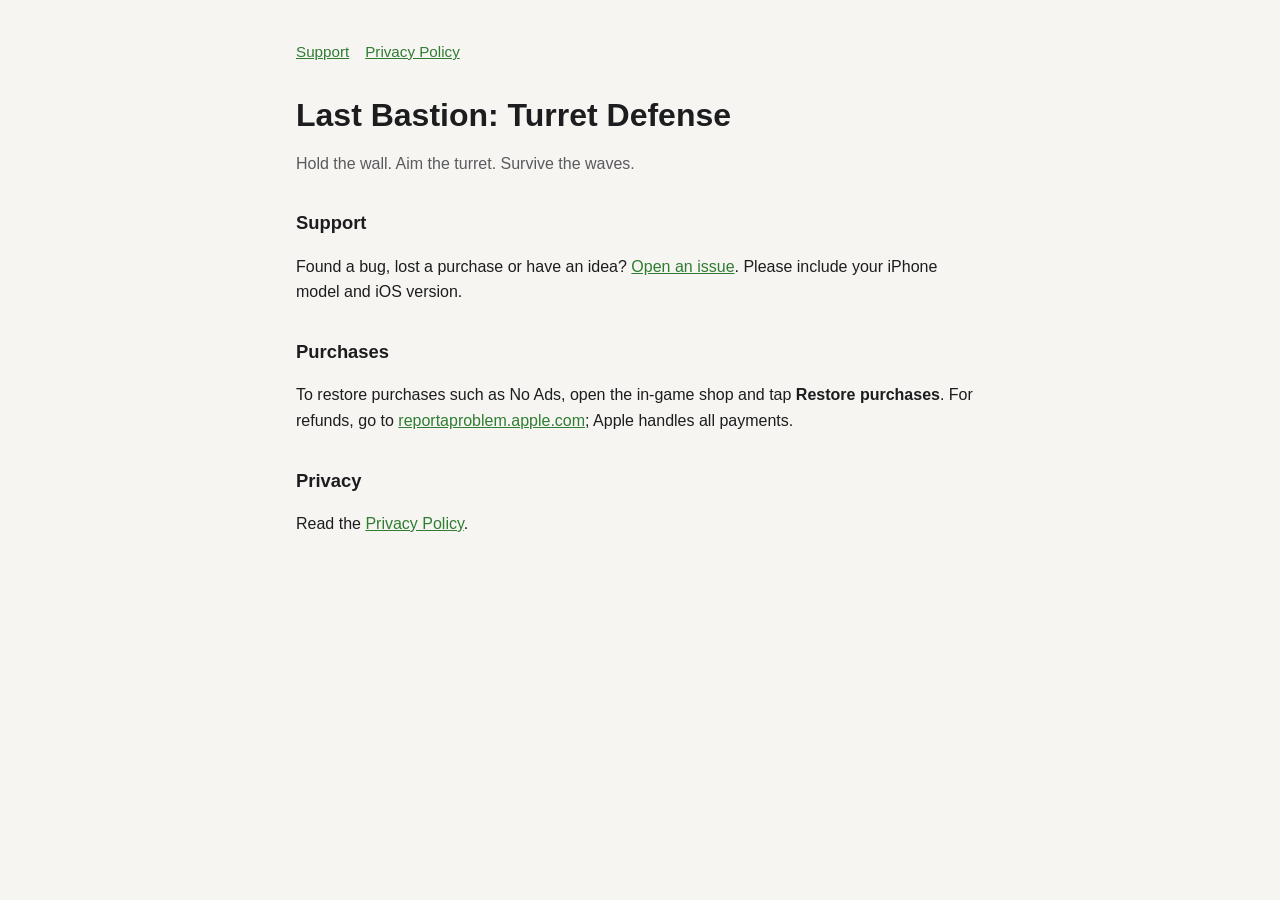
<file: index.html>
<!doctype html>
<html lang="en">
<head>
<meta charset="utf-8">
<meta name="viewport" content="width=device-width,initial-scale=1">
<title>Last Bastion Support</title>
<link rel="stylesheet" href="style.css">
</head>
<body>
<main>
<nav><a href="./">Support</a><a href="privacy.html">Privacy Policy</a></nav>
<h1>Last Bastion: Turret Defense</h1>
<p class="muted">Hold the wall. Aim the turret. Survive the waves.</p>

<h2>Support</h2>
<p>Found a bug, lost a purchase or have an idea? <a href="https://github.com/knyazyangor/last-bastion/issues">Open an issue</a>. Please include your iPhone model and iOS version.</p>

<h2>Purchases</h2>
<p>To restore purchases such as No Ads, open the in-game shop and tap <strong>Restore purchases</strong>. For refunds, go to <a href="https://reportaproblem.apple.com">reportaproblem.apple.com</a>; Apple handles all payments.</p>

<h2>Privacy</h2>
<p>Read the <a href="privacy.html">Privacy Policy</a>.</p>
</main>
</body>
</html>
</file>
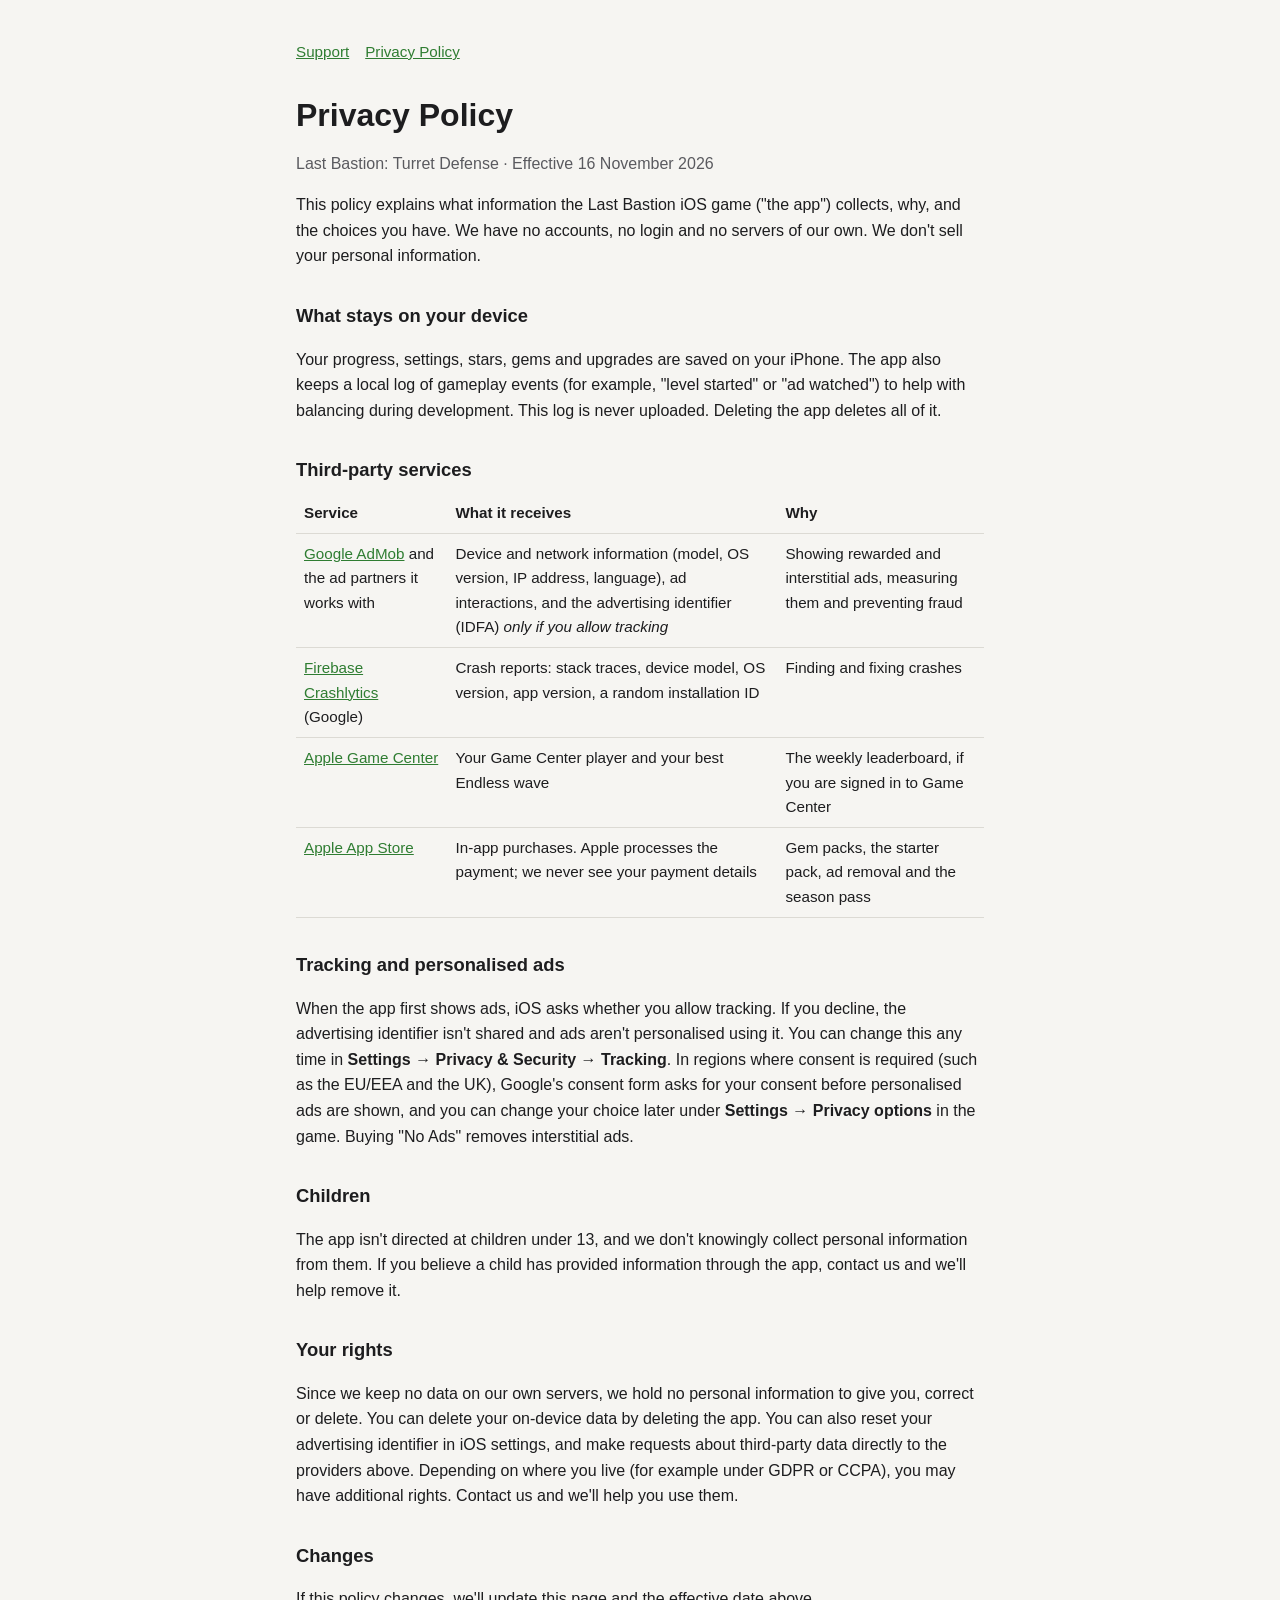
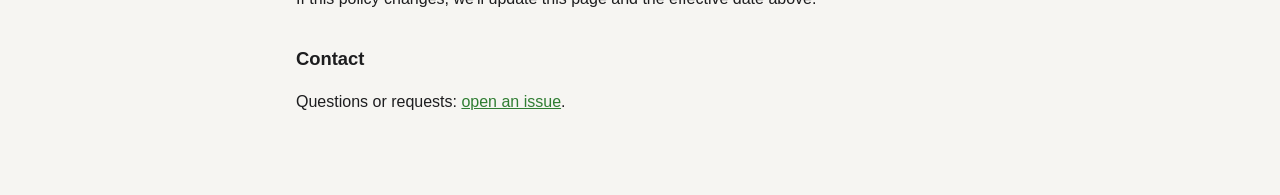
<file: privacy.html>
<!doctype html>
<html lang="en">
<head>
<meta charset="utf-8">
<meta name="viewport" content="width=device-width,initial-scale=1">
<title>Last Bastion Privacy Policy</title>
<link rel="stylesheet" href="style.css">
</head>
<body>
<main>
<nav><a href="./">Support</a><a href="privacy.html">Privacy Policy</a></nav>
<h1>Privacy Policy</h1>
<p class="muted">Last Bastion: Turret Defense · Effective 16 November 2026</p>

<p>This policy explains what information the Last Bastion iOS game ("the app") collects, why, and the choices you have. We have no accounts, no login and no servers of our own. We don't sell your personal information.</p>

<h2>What stays on your device</h2>
<p>Your progress, settings, stars, gems and upgrades are saved on your iPhone. The app also keeps a local log of gameplay events (for example, "level started" or "ad watched") to help with balancing during development. This log is never uploaded. Deleting the app deletes all of it.</p>

<h2>Third-party services</h2>
<table>
<tr><th>Service</th><th>What it receives</th><th>Why</th></tr>
<tr><td><a href="https://policies.google.com/technologies/partner-sites">Google AdMob</a> and the ad partners it works with</td><td>Device and network information (model, OS version, IP address, language), ad interactions, and the advertising identifier (IDFA) <em>only if you allow tracking</em></td><td>Showing rewarded and interstitial ads, measuring them and preventing fraud</td></tr>
<tr><td><a href="https://firebase.google.com/support/privacy">Firebase Crashlytics</a> (Google)</td><td>Crash reports: stack traces, device model, OS version, app version, a random installation ID</td><td>Finding and fixing crashes</td></tr>
<tr><td><a href="https://www.apple.com/legal/privacy/">Apple Game Center</a></td><td>Your Game Center player and your best Endless wave</td><td>The weekly leaderboard, if you are signed in to Game Center</td></tr>
<tr><td><a href="https://www.apple.com/legal/privacy/">Apple App Store</a></td><td>In-app purchases. Apple processes the payment; we never see your payment details</td><td>Gem packs, the starter pack, ad removal and the season pass</td></tr>
</table>

<h2>Tracking and personalised ads</h2>
<p>When the app first shows ads, iOS asks whether you allow tracking. If you decline, the advertising identifier isn't shared and ads aren't personalised using it. You can change this any time in <strong>Settings → Privacy &amp; Security → Tracking</strong>. In regions where consent is required (such as the EU/EEA and the UK), Google's consent form asks for your consent before personalised ads are shown, and you can change your choice later under <strong>Settings → Privacy options</strong> in the game. Buying "No Ads" removes interstitial ads.</p>

<h2>Children</h2>
<p>The app isn't directed at children under 13, and we don't knowingly collect personal information from them. If you believe a child has provided information through the app, contact us and we'll help remove it.</p>

<h2>Your rights</h2>
<p>Since we keep no data on our own servers, we hold no personal information to give you, correct or delete. You can delete your on-device data by deleting the app. You can also reset your advertising identifier in iOS settings, and make requests about third-party data directly to the providers above. Depending on where you live (for example under GDPR or CCPA), you may have additional rights. Contact us and we'll help you use them.</p>

<h2>Changes</h2>
<p>If this policy changes, we'll update this page and the effective date above.</p>

<h2>Contact</h2>
<p>Questions or requests: <a href="https://github.com/knyazyangor/last-bastion/issues">open an issue</a>.</p>
</main>
</body>
</html>
</file>
<file: style.css>
:root{--bg:#f6f5f2;--fg:#1d1d1f;--muted:#5a5a5f;--accent:#2f7d32;--line:#dcdad4}
@media (prefers-color-scheme:dark){:root{--bg:#141414;--fg:#ededed;--muted:#a3a3a8;--accent:#6fc272;--line:#2c2c2c}}
*{box-sizing:border-box}
body{margin:0;background:var(--bg);color:var(--fg);font:16px/1.6 -apple-system,BlinkMacSystemFont,"Segoe UI",Helvetica,Arial,sans-serif}
main{max-width:720px;margin:0 auto;padding:40px 16px 64px}
h1{font-size:2rem;line-height:1.2;margin:0 0 4px}
h2{font-size:1.15rem;margin:32px 0 8px}
p,li{color:var(--fg)}
.muted{color:var(--muted)}
a{color:var(--accent)}
table{width:100%;border-collapse:collapse;margin:8px 0;font-size:.95rem}
th,td{text-align:left;vertical-align:top;padding:8px;border-bottom:1px solid var(--line)}
nav{margin-bottom:32px;font-size:.95rem}
nav a{margin-right:16px}
</file>
